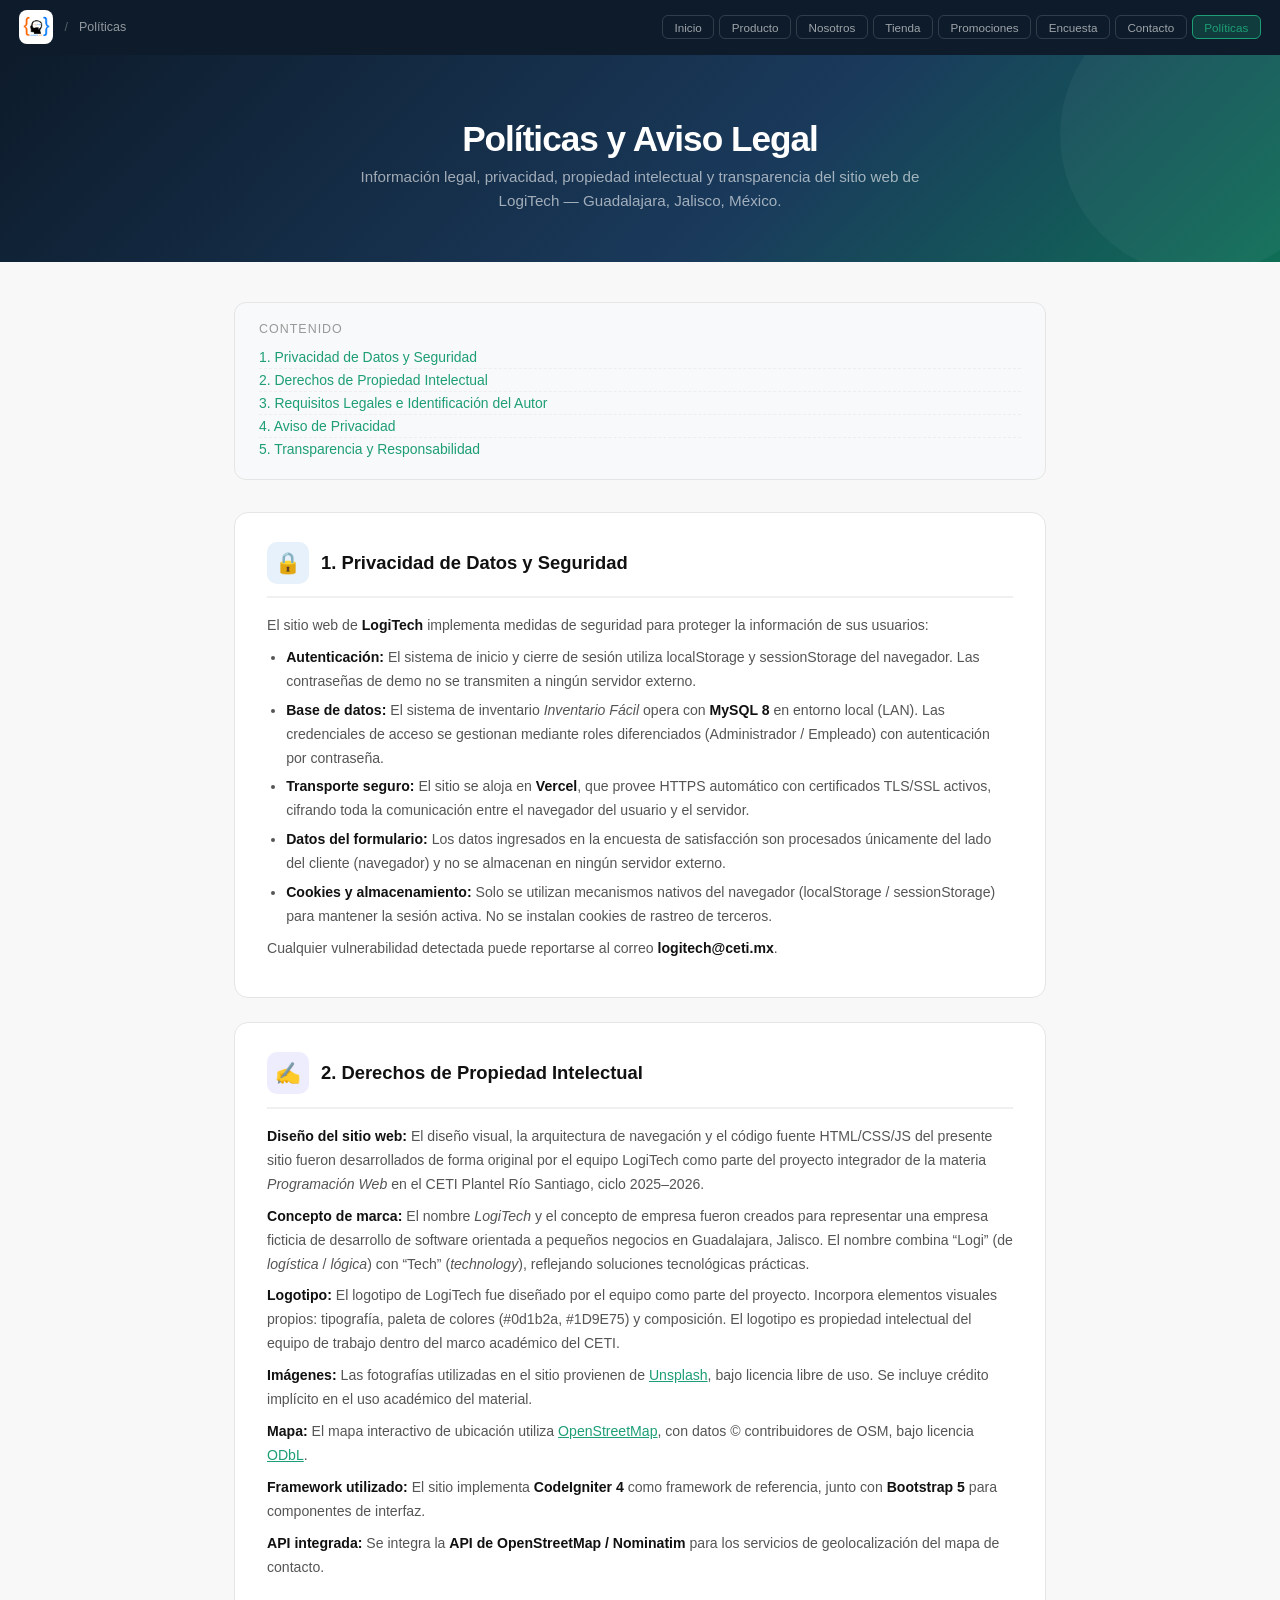
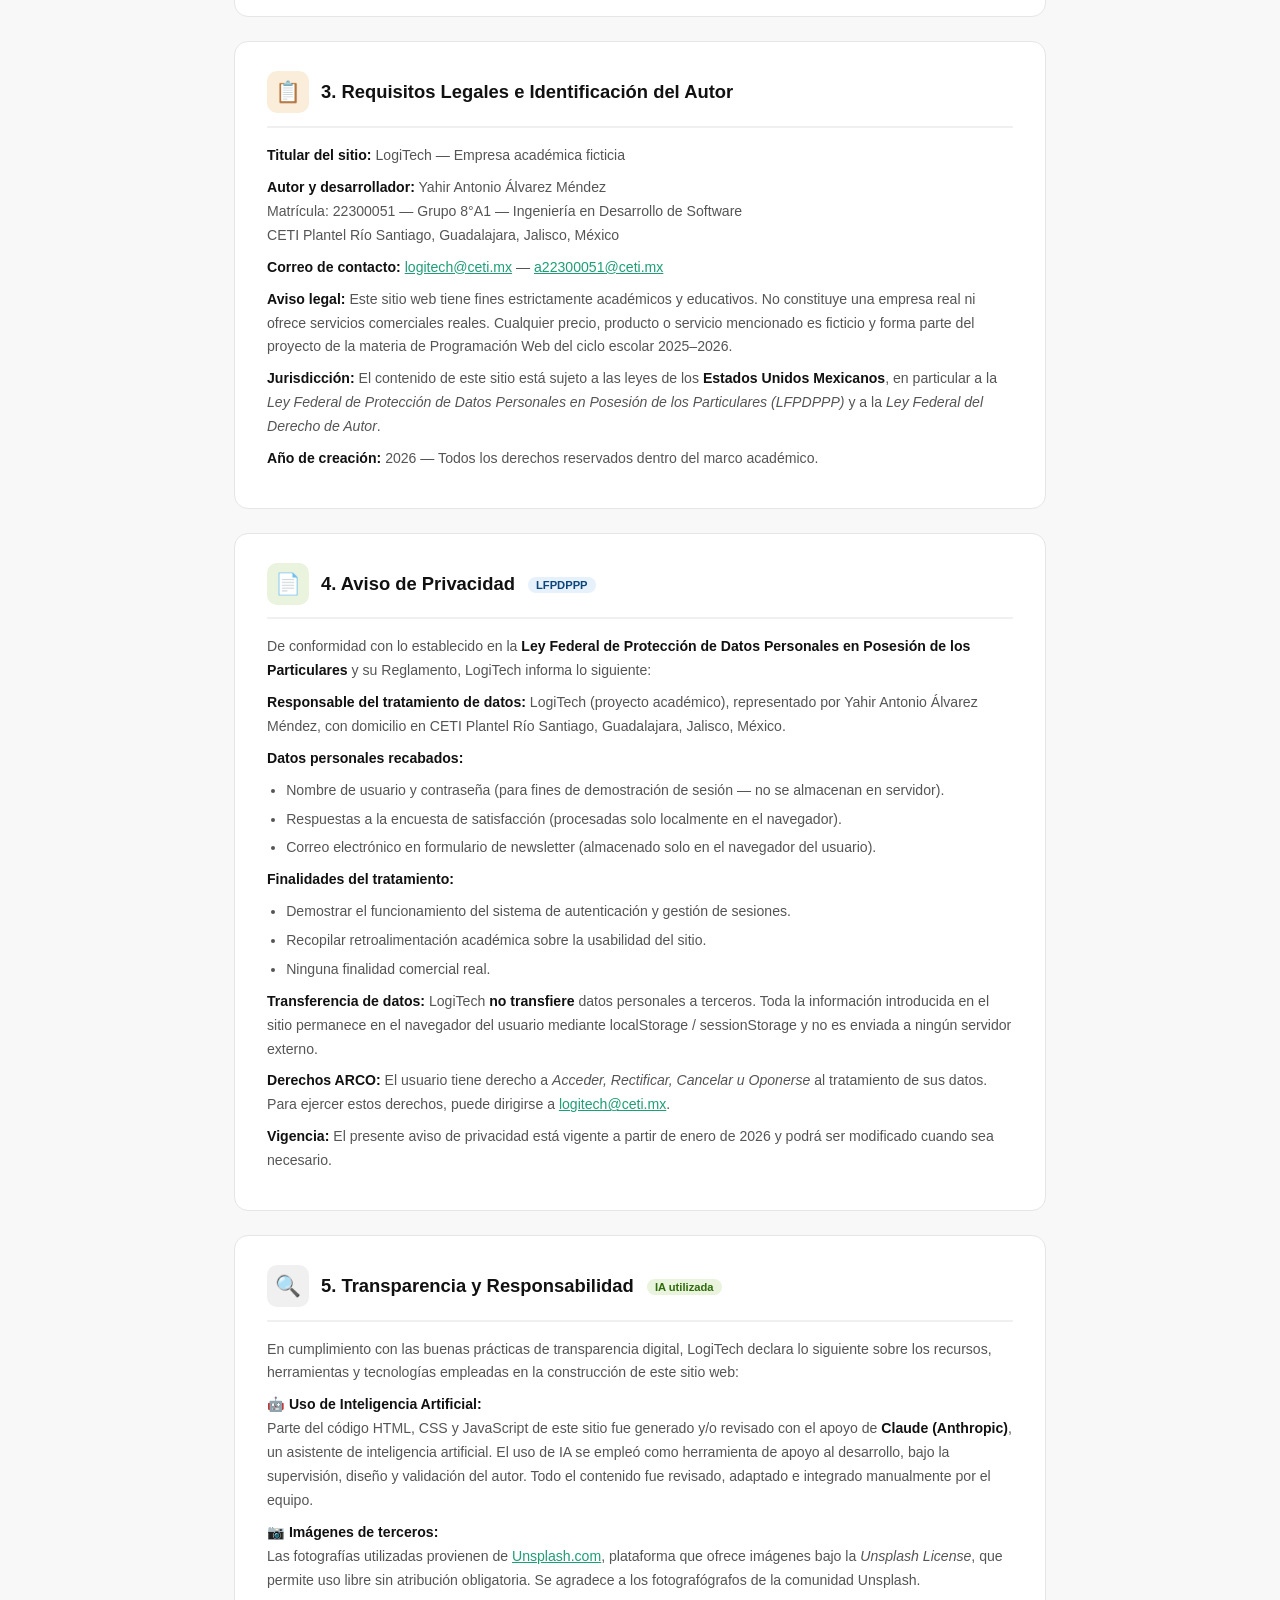
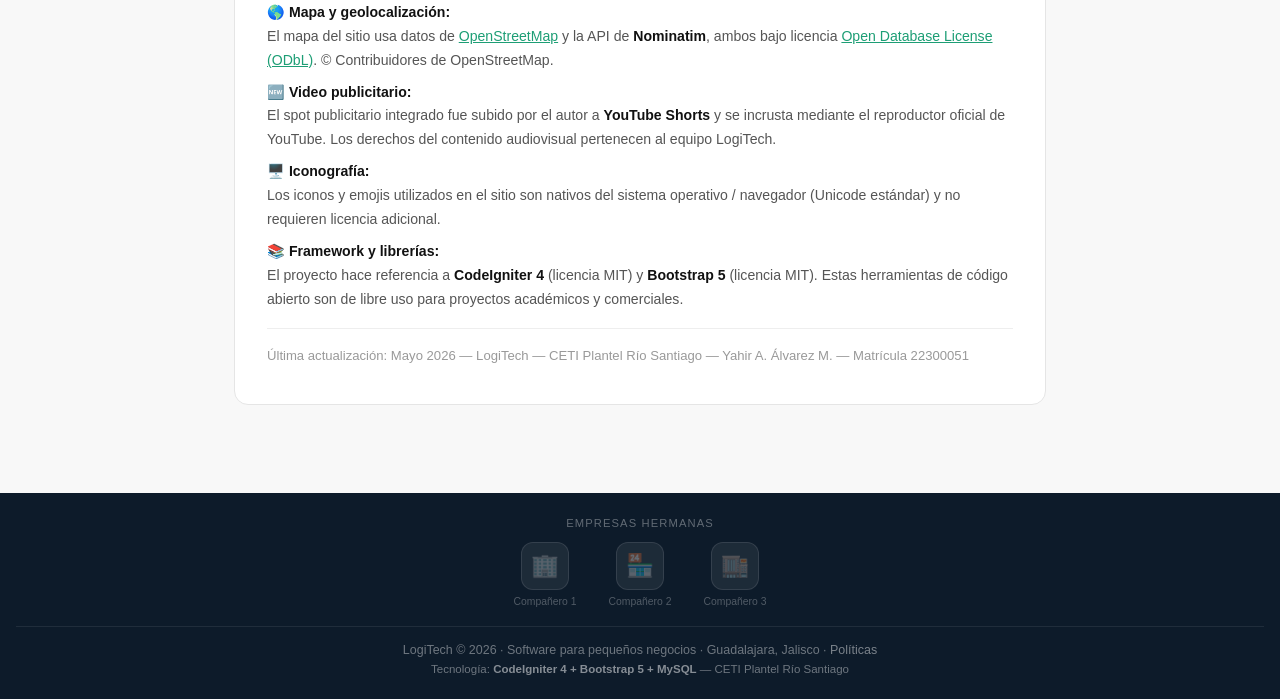
<file: politicas.html>
<!DOCTYPE html>
<html lang="es">
<head>
<meta charset="UTF-8">
<meta name="viewport" content="width=device-width, initial-scale=1.0">
<title>Políticas y Aviso Legal &mdash; LogiTech</title>
<link rel="stylesheet" href="shared.css">
<style>
body{animation:fadeIn .3s ease}
.pol-hero{background:linear-gradient(135deg,#0d1b2a 0%,#1a3a5c 60%,#0F6E56 100%);padding:4rem 2rem 3rem;text-align:center;color:#fff;position:relative;overflow:hidden}
.pol-hero::before{content:'';position:absolute;top:-60px;right:-60px;width:280px;height:280px;border-radius:50%;background:rgba(255,255,255,0.04)}
.pol-hero h1{font-size:2.2rem;font-weight:700;margin-bottom:.4rem;letter-spacing:-1px;position:relative;z-index:1}
.pol-hero .sub{font-size:.95rem;color:rgba(255,255,255,0.6);max-width:560px;margin:0 auto;line-height:1.6;position:relative;z-index:1}
.pol-wrap{max-width:860px;margin:0 auto;padding:2.5rem 1.5rem 4rem}
.pol-section{background:#fff;border:1px solid #e5e5e5;border-radius:14px;padding:1.8rem 2rem;margin-bottom:1.5rem;transition:box-shadow .2s}
.pol-section:hover{box-shadow:0 4px 18px rgba(0,0,0,0.07)}
.pol-section-header{display:flex;align-items:center;gap:12px;margin-bottom:1rem;padding-bottom:.8rem;border-bottom:2px solid #f0f0f0}
.pol-icon{width:42px;height:42px;border-radius:10px;display:flex;align-items:center;justify-content:center;font-size:1.3rem;flex-shrink:0}
.pol-section h2{font-size:1.15rem;font-weight:700;color:#111;margin:0}
.pol-section p,.pol-section li{font-size:.88rem;color:#555;line-height:1.7;margin-bottom:.5rem}
.pol-section ul{padding-left:1.2rem;margin:.5rem 0}
.pol-section li{margin-bottom:.3rem}
.pol-section strong{color:#111}
.badge-ai{display:inline-block;background:#EAF3DE;color:#2E6B0A;font-size:.7rem;font-weight:700;padding:2px 8px;border-radius:20px;margin-left:8px;vertical-align:middle}
.badge-ley{display:inline-block;background:#E6F1FB;color:#0C447C;font-size:.7rem;font-weight:700;padding:2px 8px;border-radius:20px;margin-left:8px;vertical-align:middle}
.toc{background:#F8F9FA;border-radius:12px;padding:1.2rem 1.5rem;margin-bottom:2rem;border:1px solid #e5e5e5}
.toc p{font-size:.78rem;text-transform:uppercase;letter-spacing:.08em;color:#999;margin-bottom:.6rem}
.toc a{display:block;font-size:.87rem;color:#1D9E75;text-decoration:none;padding:3px 0;border-bottom:1px dashed #eee}
.toc a:last-child{border-bottom:none}
.toc a:hover{color:#0F6E56}
.credit-box{background:linear-gradient(135deg,#0d1b2a,#1a3a5c);color:#fff;border-radius:14px;padding:1.5rem 2rem;margin-top:1.5rem}
.credit-box h3{font-size:1rem;font-weight:700;margin-bottom:.6rem;color:#fff}
.credit-box p{font-size:.85rem;color:rgba(255,255,255,0.65);line-height:1.7;margin-bottom:.4rem}
.credit-box a{color:#1D9E75}
</style>
</head>
<body>
<nav class="back-bar">
  <a href="home.html" style="display:flex;align-items:center"><img src="[data-uri]" class="nav-logo" alt="LogiTech"></a>
  <span class="sep">/</span><span class="crumb">Pol&iacute;ticas</span>
  <button class="nav-hamburger" aria-label="Men&uacute;">&#9776;</button>
  <div class="bar-nav">
    <a class="bar-nav-btn" href="home.html">Inicio</a>
    <a class="bar-nav-btn" href="producto.html">Producto</a>
    <a class="bar-nav-btn" href="nosotros.html">Nosotros</a>
    <a class="bar-nav-btn" href="tienda.html">Tienda</a>
    <a class="bar-nav-btn" href="promociones.html">Promociones</a>
    <a class="bar-nav-btn" href="encuesta.html">Encuesta</a>
    <a class="bar-nav-btn" href="contacto.html">Contacto</a>
    <a class="bar-nav-btn active-page" href="politicas.html">Pol&iacute;ticas</a>
  </div>
</nav>

<div class="pol-hero">
  <h1>Pol&iacute;ticas y Aviso Legal</h1>
  <p class="sub">Informaci&oacute;n legal, privacidad, propiedad intelectual y transparencia del sitio web de LogiTech &mdash; Guadalajara, Jalisco, M&eacute;xico.</p>
</div>

<div class="pol-wrap">

  <!-- Índice -->
  <div class="toc">
    <p>Contenido</p>
    <a href="#privacidad">1. Privacidad de Datos y Seguridad</a>
    <a href="#propiedad">2. Derechos de Propiedad Intelectual</a>
    <a href="#legal">3. Requisitos Legales e Identificaci&oacute;n del Autor</a>
    <a href="#aviso">4. Aviso de Privacidad</a>
    <a href="#transparencia">5. Transparencia y Responsabilidad</a>
  </div>

  <!-- 1. Privacidad de datos -->
  <div class="pol-section" id="privacidad">
    <div class="pol-section-header">
      <div class="pol-icon" style="background:#E6F1FB;color:#185FA5">&#128274;</div>
      <h2>1. Privacidad de Datos y Seguridad</h2>
    </div>
    <p>El sitio web de <strong>LogiTech</strong> implementa medidas de seguridad para proteger la informaci&oacute;n de sus usuarios:</p>
    <ul>
      <li><strong>Autenticaci&oacute;n:</strong> El sistema de inicio y cierre de sesi&oacute;n utiliza <code>localStorage</code> y <code>sessionStorage</code> del navegador. Las contrase&ntilde;as de demo no se transmiten a ning&uacute;n servidor externo.</li>
      <li><strong>Base de datos:</strong> El sistema de inventario <em>Inventario F&aacute;cil</em> opera con <strong>MySQL 8</strong> en entorno local (LAN). Las credenciales de acceso se gestionan mediante roles diferenciados (Administrador / Empleado) con autenticaci&oacute;n por contrase&ntilde;a.</li>
      <li><strong>Transporte seguro:</strong> El sitio se aloja en <strong>Vercel</strong>, que provee HTTPS autom&aacute;tico con certificados TLS/SSL activos, cifrando toda la comunicaci&oacute;n entre el navegador del usuario y el servidor.</li>
      <li><strong>Datos del formulario:</strong> Los datos ingresados en la encuesta de satisfacci&oacute;n son procesados &uacute;nicamente del lado del cliente (navegador) y no se almacenan en ning&uacute;n servidor externo.</li>
      <li><strong>Cookies y almacenamiento:</strong> Solo se utilizan mecanismos nativos del navegador (<code>localStorage</code> / <code>sessionStorage</code>) para mantener la sesi&oacute;n activa. No se instalan cookies de rastreo de terceros.</li>
    </ul>
    <p>Cualquier vulnerabilidad detectada puede reportarse al correo <strong>logitech@ceti.mx</strong>.</p>
  </div>

  <!-- 2. Propiedad intelectual -->
  <div class="pol-section" id="propiedad">
    <div class="pol-section-header">
      <div class="pol-icon" style="background:#EEEDFE;color:#534AB7">&#9997;&#65039;</div>
      <h2>2. Derechos de Propiedad Intelectual</h2>
    </div>
    <p><strong>Dise&ntilde;o del sitio web:</strong> El dise&ntilde;o visual, la arquitectura de navegaci&oacute;n y el c&oacute;digo fuente HTML/CSS/JS del presente sitio fueron desarrollados de forma original por el equipo LogiTech como parte del proyecto integrador de la materia <em>Programaci&oacute;n Web</em> en el CETI Plantel R&iacute;o Santiago, ciclo 2025&ndash;2026.</p>
    <p><strong>Concepto de marca:</strong> El nombre <em>LogiTech</em> y el concepto de empresa fueron creados para representar una empresa ficticia de desarrollo de software orientada a peque&ntilde;os negocios en Guadalajara, Jalisco. El nombre combina &ldquo;Logi&rdquo; (de <em>log&iacute;stica</em> / <em>l&oacute;gica</em>) con &ldquo;Tech&rdquo; (<em>technology</em>), reflejando soluciones tecnol&oacute;gicas pr&aacute;cticas.</p>
    <p><strong>Logotipo:</strong> El logotipo de LogiTech fue dise&ntilde;ado por el equipo como parte del proyecto. Incorpora elementos visuales propios: tipograf&iacute;a, paleta de colores (#0d1b2a, #1D9E75) y composici&oacute;n. El logotipo es propiedad intelectual del equipo de trabajo dentro del marco acad&eacute;mico del CETI.</p>
    <p><strong>Im&aacute;genes:</strong> Las fotograf&iacute;as utilizadas en el sitio provienen de <a href="https://unsplash.com" target="_blank" style="color:#1D9E75">Unsplash</a>, bajo licencia libre de uso. Se incluye cr&eacute;dito impl&iacute;cito en el uso acad&eacute;mico del material.</p>
    <p><strong>Mapa:</strong> El mapa interactivo de ubicaci&oacute;n utiliza <a href="https://www.openstreetmap.org" target="_blank" style="color:#1D9E75">OpenStreetMap</a>, con datos &copy; contribuidores de OSM, bajo licencia <a href="https://opendatacommons.org/licenses/odbl/" target="_blank" style="color:#1D9E75">ODbL</a>.</p>
    <p><strong>Framework utilizado:</strong> El sitio implementa <strong>CodeIgniter 4</strong> como framework de referencia, junto con <strong>Bootstrap 5</strong> para componentes de interfaz.</p>
    <p><strong>API integrada:</strong> Se integra la <strong>API de OpenStreetMap / Nominatim</strong> para los servicios de geolocalización del mapa de contacto.</p>
  </div>

  <!-- 3. Requisitos Legales -->
  <div class="pol-section" id="legal">
    <div class="pol-section-header">
      <div class="pol-icon" style="background:#FAEEDA;color:#854F0B">&#128203;</div>
      <h2>3. Requisitos Legales e Identificaci&oacute;n del Autor</h2>
    </div>
    <p><strong>Titular del sitio:</strong> LogiTech &mdash; Empresa acad&eacute;mica ficticia</p>
    <p><strong>Autor y desarrollador:</strong> Yahir Antonio &Aacute;lvarez M&eacute;ndez<br>
    Matr&iacute;cula: 22300051 &mdash; Grupo 8&deg;A1 &mdash; Ingenier&iacute;a en Desarrollo de Software<br>
    CETI Plantel R&iacute;o Santiago, Guadalajara, Jalisco, M&eacute;xico</p>
    <p><strong>Correo de contacto:</strong> <a href="mailto:logitech@ceti.mx" style="color:#1D9E75">logitech@ceti.mx</a> &mdash; <a href="mailto:a22300051@ceti.mx" style="color:#1D9E75">a22300051@ceti.mx</a></p>
    <p><strong>Aviso legal:</strong> Este sitio web tiene fines estrictamente acad&eacute;micos y educativos. No constituye una empresa real ni ofrece servicios comerciales reales. Cualquier precio, producto o servicio mencionado es ficticio y forma parte del proyecto de la materia de Programaci&oacute;n Web del ciclo escolar 2025&ndash;2026.</p>
    <p><strong>Jurisdicci&oacute;n:</strong> El contenido de este sitio est&aacute; sujeto a las leyes de los <strong>Estados Unidos Mexicanos</strong>, en particular a la <em>Ley Federal de Protecci&oacute;n de Datos Personales en Posesi&oacute;n de los Particulares (LFPDPPP)</em> y a la <em>Ley Federal del Derecho de Autor</em>.</p>
    <p><strong>A&ntilde;o de creaci&oacute;n:</strong> 2026 &mdash; Todos los derechos reservados dentro del marco acad&eacute;mico.</p>
  </div>

  <!-- 4. Aviso de privacidad -->
  <div class="pol-section" id="aviso">
    <div class="pol-section-header">
      <div class="pol-icon" style="background:#EAF3DE;color:#3B6D11">&#128196;</div>
      <h2>4. Aviso de Privacidad <span class="badge-ley">LFPDPPP</span></h2>
    </div>
    <p>De conformidad con lo establecido en la <strong>Ley Federal de Protecci&oacute;n de Datos Personales en Posesi&oacute;n de los Particulares</strong> y su Reglamento, LogiTech informa lo siguiente:</p>
    <p><strong>Responsable del tratamiento de datos:</strong> LogiTech (proyecto acad&eacute;mico), representado por Yahir Antonio &Aacute;lvarez M&eacute;ndez, con domicilio en CETI Plantel R&iacute;o Santiago, Guadalajara, Jalisco, M&eacute;xico.</p>
    <p><strong>Datos personales recabados:</strong></p>
    <ul>
      <li>Nombre de usuario y contrase&ntilde;a (para fines de demostraci&oacute;n de sesi&oacute;n &mdash; no se almacenan en servidor).</li>
      <li>Respuestas a la encuesta de satisfacci&oacute;n (procesadas solo localmente en el navegador).</li>
      <li>Correo electr&oacute;nico en formulario de newsletter (almacenado solo en el navegador del usuario).</li>
    </ul>
    <p><strong>Finalidades del tratamiento:</strong></p>
    <ul>
      <li>Demostrar el funcionamiento del sistema de autenticaci&oacute;n y gesti&oacute;n de sesiones.</li>
      <li>Recopilar retroalimentaci&oacute;n acad&eacute;mica sobre la usabilidad del sitio.</li>
      <li>Ninguna finalidad comercial real.</li>
    </ul>
    <p><strong>Transferencia de datos:</strong> LogiTech <strong>no transfiere</strong> datos personales a terceros. Toda la informaci&oacute;n introducida en el sitio permanece en el navegador del usuario mediante <code>localStorage</code> / <code>sessionStorage</code> y no es enviada a ning&uacute;n servidor externo.</p>
    <p><strong>Derechos ARCO:</strong> El usuario tiene derecho a <em>Acceder, Rectificar, Cancelar u Oponerse</em> al tratamiento de sus datos. Para ejercer estos derechos, puede dirigirse a <a href="mailto:logitech@ceti.mx" style="color:#1D9E75">logitech@ceti.mx</a>.</p>
    <p><strong>Vigencia:</strong> El presente aviso de privacidad est&aacute; vigente a partir de enero de 2026 y podr&aacute; ser modificado cuando sea necesario.</p>
  </div>

  <!-- 5. Transparencia -->
  <div class="pol-section" id="transparencia">
    <div class="pol-section-header">
      <div class="pol-icon" style="background:#F0F0F0;color:#444">&#128269;</div>
      <h2>5. Transparencia y Responsabilidad <span class="badge-ai">IA utilizada</span></h2>
    </div>
    <p>En cumplimiento con las buenas pr&aacute;cticas de transparencia digital, LogiTech declara lo siguiente sobre los recursos, herramientas y tecnolog&iacute;as empleadas en la construcci&oacute;n de este sitio web:</p>

    <p><strong>&#129302; Uso de Inteligencia Artificial:</strong><br>
    Parte del c&oacute;digo HTML, CSS y JavaScript de este sitio fue generado y/o revisado con el apoyo de <strong>Claude (Anthropic)</strong>, un asistente de inteligencia artificial. El uso de IA se emple&oacute; como herramienta de apoyo al desarrollo, bajo la supervisi&oacute;n, dise&ntilde;o y validaci&oacute;n del autor. Todo el contenido fue revisado, adaptado e integrado manualmente por el equipo.</p>

    <p><strong>&#128247; Im&aacute;genes de terceros:</strong><br>
    Las fotograf&iacute;as utilizadas provienen de <a href="https://unsplash.com" target="_blank" style="color:#1D9E75">Unsplash.com</a>, plataforma que ofrece im&aacute;genes bajo la <em>Unsplash License</em>, que permite uso libre sin atribuci&oacute;n obligatoria. Se agradece a los fotograf&oacute;grafos de la comunidad Unsplash.</p>

    <p><strong>&#127758; Mapa y geolocalización:</strong><br>
    El mapa del sitio usa datos de <a href="https://www.openstreetmap.org" target="_blank" style="color:#1D9E75">OpenStreetMap</a> y la API de <strong>Nominatim</strong>, ambos bajo licencia <a href="https://opendatacommons.org/licenses/odbl/" target="_blank" style="color:#1D9E75">Open Database License (ODbL)</a>. &copy; Contribuidores de OpenStreetMap.</p>

    <p><strong>&#127381; Video publicitario:</strong><br>
    El spot publicitario integrado fue subido por el autor a <strong>YouTube Shorts</strong> y se incrusta mediante el reproductor oficial de YouTube. Los derechos del contenido audiovisual pertenecen al equipo LogiTech.</p>

    <p><strong>&#128421;&#65039; Iconograf&iacute;a:</strong><br>
    Los iconos y emojis utilizados en el sitio son nativos del sistema operativo / navegador (Unicode estándar) y no requieren licencia adicional.</p>

    <p><strong>&#128218; Framework y librer&iacute;as:</strong><br>
    El proyecto hace referencia a <strong>CodeIgniter 4</strong> (licencia MIT) y <strong>Bootstrap 5</strong> (licencia MIT). Estas herramientas de c&oacute;digo abierto son de libre uso para proyectos acad&eacute;micos y comerciales.</p>

    <p style="margin-top:1rem;padding-top:1rem;border-top:1px solid #eee;font-size:.82rem;color:#999">
    &Uacute;ltima actualizaci&oacute;n: Mayo 2026 &mdash; LogiTech &mdash; CETI Plantel R&iacute;o Santiago &mdash; Yahir A. &Aacute;lvarez M. &mdash; Matr&iacute;cula 22300051
    </p>
  </div>

</div>

<footer class="site-footer">
  <div style="margin-bottom:1.2rem">
    <p style="font-size:.7rem;text-transform:uppercase;letter-spacing:.1em;color:rgba(255,255,255,0.35);margin-bottom:.8rem">Empresas hermanas</p>
    <div style="display:flex;justify-content:center;gap:2rem;flex-wrap:wrap;align-items:center">
      <a href="#" title="Empresa compañero 1" style="display:flex;flex-direction:column;align-items:center;gap:6px;text-decoration:none;opacity:.7;transition:opacity .2s" onmouseover="this.style.opacity=1" onmouseout="this.style.opacity=.7">
        <div style="width:48px;height:48px;background:rgba(255,255,255,0.1);border-radius:12px;display:flex;align-items:center;justify-content:center;font-size:1.4rem;border:1px solid rgba(255,255,255,0.15)">🏢</div>
        <span style="font-size:.65rem;color:rgba(255,255,255,0.4)">Compañero 1</span>
      </a>
      <a href="#" title="Empresa compañero 2" style="display:flex;flex-direction:column;align-items:center;gap:6px;text-decoration:none;opacity:.7;transition:opacity .2s" onmouseover="this.style.opacity=1" onmouseout="this.style.opacity=.7">
        <div style="width:48px;height:48px;background:rgba(255,255,255,0.1);border-radius:12px;display:flex;align-items:center;justify-content:center;font-size:1.4rem;border:1px solid rgba(255,255,255,0.15)">🏪</div>
        <span style="font-size:.65rem;color:rgba(255,255,255,0.4)">Compañero 2</span>
      </a>
      <a href="#" title="Empresa compañero 3" style="display:flex;flex-direction:column;align-items:center;gap:6px;text-decoration:none;opacity:.7;transition:opacity .2s" onmouseover="this.style.opacity=1" onmouseout="this.style.opacity=.7">
        <div style="width:48px;height:48px;background:rgba(255,255,255,0.1);border-radius:12px;display:flex;align-items:center;justify-content:center;font-size:1.4rem;border:1px solid rgba(255,255,255,0.15)">🏬</div>
        <span style="font-size:.65rem;color:rgba(255,255,255,0.4)">Compañero 3</span>
      </a>
    </div>
  </div>
  <hr style="border:none;border-top:1px solid rgba(255,255,255,0.08);margin-bottom:1rem">
  <div>LogiTech &copy; 2026 &middot; Software para peque&ntilde;os negocios &middot; Guadalajara, Jalisco &middot; <a href="politicas.html">Pol&iacute;ticas</a></div>
  <div style="margin-top:.4rem;font-size:.72rem">Tecnolog&iacute;a: <strong style="color:rgba(255,255,255,0.5)">CodeIgniter 4 + Bootstrap 5 + MySQL</strong> &mdash; CETI Plantel R&iacute;o Santiago</div>
</footer>
<script src="shared.js"></script>
<script>injectUserNav();</script>
</body>
</html>
</file>
<file: shared.css>
/* ============================================================
   LOGITECH — SHARED CSS CON DISEÑO RESPONSIVO (Bootstrap 5)
   ============================================================ */

*{box-sizing:border-box;margin:0;padding:0;font-family:'Segoe UI',Arial,sans-serif}

:root{
  --teal:#0F6E56;--teal-light:#E1F5EE;
  --blue:#185FA5;--blue-light:#E6F1FB;
  --amber:#854F0B;--amber-light:#FAEEDA;
  --coral:#993C1D;--coral-light:#FAECE7;
  --purple:#534AB7;--purple-light:#EEEDFE;
  --green:#3B6D11;--green-light:#EAF3DE;
  --orange:#D85A30;--orange-light:#FCEEE8;
  --gray:#444;--border:#e5e5e5;--bg:#f8f8f8;
  --dark:#0d1b2a;
}

body{background:var(--bg);color:#222;min-height:100vh}
@keyframes fadeIn{from{opacity:0;transform:translateY(8px)}to{opacity:1;transform:translateY(0)}}

/* ============================================================
   NAV BAR
   ============================================================ */
.back-bar{
  background:var(--dark);
  padding:.65rem 1.2rem;
  display:flex;
  align-items:center;
  gap:.7rem;
  position:sticky;
  top:0;
  z-index:100;
  flex-wrap:wrap;
}
.nav-logo{height:34px;width:34px;object-fit:contain;border-radius:8px;background:#fff;padding:2px;flex-shrink:0}
.back-btn{background:none;border:none;color:rgba(255,255,255,0.65);font-size:.82rem;cursor:pointer;display:flex;align-items:center;gap:5px;padding:.28rem .55rem;border-radius:6px;transition:background .15s}
.back-btn:hover{background:rgba(255,255,255,0.08);color:#fff}
.back-bar .sep{color:rgba(255,255,255,0.3);font-size:.78rem}
.back-bar .crumb{color:rgba(255,255,255,0.55);font-size:.78rem;white-space:nowrap}

/* Botón hamburguesa */
.nav-hamburger{
  margin-left:auto;
  background:none;
  border:1px solid rgba(255,255,255,0.2);
  color:rgba(255,255,255,0.7);
  padding:.3rem .65rem;
  border-radius:6px;
  cursor:pointer;
  font-size:1.15rem;
  display:none;
  align-items:center;
  justify-content:center;
  transition:background .15s;
}
.nav-hamburger:hover{background:rgba(255,255,255,0.1);color:#fff}

/* Menú nav */
.bar-nav{
  margin-left:auto;
  display:flex;
  gap:5px;
  align-items:center;
  flex-wrap:wrap;
}
.bar-nav-btn{
  background:none;
  border:1px solid rgba(255,255,255,0.15);
  color:rgba(255,255,255,0.6);
  font-size:.73rem;
  cursor:pointer;
  padding:.28rem .72rem;
  border-radius:6px;
  transition:all .15s;
  text-decoration:none;
  display:inline-block;
  white-space:nowrap;
}
.bar-nav-btn:hover{background:rgba(255,255,255,0.1);color:#fff;border-color:rgba(255,255,255,0.3)}
.bar-nav-btn.active-page{background:rgba(29,158,117,0.25);color:#1D9E75;border-color:#1D9E75}
.logout-btn{border-color:rgba(153,60,29,0.5)!important;color:rgba(255,160,130,0.9)!important}

/* ============================================================
   HERO BTN
   ============================================================ */
.hero-cta{display:inline-flex;align-items:center;gap:8px;padding:.8rem 1.7rem;background:#1D9E75;color:#fff;border:none;border-radius:10px;font-size:.95rem;font-weight:600;cursor:pointer;text-decoration:none;transition:background .2s}
.hero-cta:hover{background:#0F6E56}
.hero-cta-sec{display:inline-flex;align-items:center;gap:8px;padding:.8rem 1.7rem;background:rgba(255,255,255,0.1);color:#fff;border:1px solid rgba(255,255,255,0.2);border-radius:10px;font-size:.95rem;font-weight:600;cursor:pointer;text-decoration:none;transition:all .2s}
.hero-cta-sec:hover{background:rgba(255,255,255,0.18)}
.hero-btns{display:flex;gap:12px;justify-content:center;flex-wrap:wrap}

/* ============================================================
   SHARED FOOTER
   ============================================================ */
.site-footer{background:#0d1b2a;color:rgba(255,255,255,0.4);text-align:center;padding:1.5rem 1rem;font-size:.78rem}
.site-footer a{color:rgba(255,255,255,0.45);text-decoration:none}
.site-footer a:hover{color:#1D9E75}
.site-footer .footer-logo{height:30px;margin-bottom:.6rem;opacity:.7}

/* ============================================================
   CART SIDEBAR
   ============================================================ */
.cart-toggle{position:fixed;bottom:1.5rem;right:1.5rem;width:50px;height:50px;background:#0d1b2a;color:#fff;border:none;border-radius:50%;font-size:1.25rem;cursor:pointer;display:flex;align-items:center;justify-content:center;box-shadow:0 4px 16px rgba(0,0,0,0.25);z-index:200;transition:background .15s}
.cart-toggle:hover{background:#1D9E75}
.cart-badge{position:absolute;top:-4px;right:-4px;width:20px;height:20px;background:#D85A30;border-radius:50%;font-size:.65rem;font-weight:700;display:flex;align-items:center;justify-content:center;border:2px solid #fff}
.cart-drawer{position:fixed;right:-400px;top:0;bottom:0;width:min(360px,100vw);background:#fff;box-shadow:-4px 0 24px rgba(0,0,0,0.15);z-index:300;transition:right .3s ease;display:flex;flex-direction:column}
.cart-drawer.open{right:0}
.cart-head{background:#0d1b2a;color:#fff;padding:1.2rem 1.4rem;display:flex;align-items:center;justify-content:space-between}
.cart-head h3{font-size:1rem;font-weight:700}
.cart-close{background:none;border:none;color:rgba(255,255,255,0.6);font-size:1.3rem;cursor:pointer}
.cart-close:hover{color:#fff}
.cart-items{flex:1;overflow-y:auto;padding:1rem}
.cart-empty{display:flex;flex-direction:column;align-items:center;justify-content:center;height:100%;color:#bbb;gap:.5rem;font-size:.9rem}
.cart-item{display:flex;gap:10px;padding:.8rem 0;border-bottom:1px solid var(--border)}
.cart-item-icon{width:44px;height:44px;border-radius:10px;display:flex;align-items:center;justify-content:center;font-size:1.4rem;flex-shrink:0}
.cart-item-info{flex:1}
.cart-item-info h4{font-size:.85rem;font-weight:600;color:#111;margin-bottom:.1rem}
.cart-item-info .ci-price{font-size:.82rem;color:#1D9E75;font-weight:600}
.cart-item-qty{display:flex;align-items:center;gap:6px;margin-top:4px}
.qty-btn{width:22px;height:22px;border-radius:6px;border:1px solid var(--border);background:#fff;cursor:pointer;font-size:.8rem;display:flex;align-items:center;justify-content:center;font-weight:700;line-height:1}
.qty-btn:hover{background:#f0f0f0}
.qty-num{font-size:.82rem;font-weight:600;color:#111;min-width:16px;text-align:center}
.cart-remove{color:#ccc;cursor:pointer;font-size:.9rem;margin-left:auto;align-self:flex-start;margin-top:2px}
.cart-remove:hover{color:#993C1D}
.cart-foot{padding:1.2rem;border-top:1px solid var(--border)}
.cart-total{display:flex;justify-content:space-between;align-items:center;margin-bottom:1rem}
.cart-total span{font-size:.88rem;color:#666}
.cart-total strong{font-size:1.1rem;font-weight:700;color:#111}
.checkout-btn{width:100%;padding:.85rem;background:#1D9E75;color:#fff;border:none;border-radius:10px;font-size:.95rem;font-weight:600;cursor:pointer;transition:background .2s;font-family:inherit}
.checkout-btn:hover{background:#0F6E56}
.cart-overlay{display:none;position:fixed;inset:0;background:rgba(0,0,0,0.4);z-index:250}
.cart-overlay.open{display:block}

/* ============================================================
   PRODUCT MODAL
   ============================================================ */
.prod-modal{display:none;position:fixed;inset:0;z-index:400;align-items:center;justify-content:center;padding:1rem}
.prod-modal.open{display:flex}
.prod-modal-bg{position:absolute;inset:0;background:rgba(0,0,0,0.6)}
.prod-modal-box{background:#fff;border-radius:16px;max-width:500px;width:100%;position:relative;z-index:1;overflow:hidden;max-height:90vh;overflow-y:auto}
.prod-modal-thumb{height:140px;display:flex;align-items:center;justify-content:center;font-size:3.2rem}
.prod-modal-body{padding:1.3rem}
.prod-modal-body h2{font-size:1.15rem;font-weight:700;color:#111;margin-bottom:.3rem}
.prod-modal-body .pm-cat{font-size:.72rem;text-transform:uppercase;letter-spacing:.08em;color:#999;margin-bottom:.6rem}
.prod-modal-body .pm-desc{font-size:.87rem;color:#555;line-height:1.6;margin-bottom:1rem}
.prod-modal-features{display:flex;flex-direction:column;gap:5px;margin-bottom:1.2rem}
.pm-feat{font-size:.8rem;color:#444;display:flex;align-items:flex-start;gap:8px}
.pm-feat::before{content:"✓";color:#1D9E75;font-weight:700;flex-shrink:0}
.prod-modal-foot{display:flex;align-items:center;justify-content:space-between;padding:1rem 1.3rem;border-top:1px solid var(--border);background:#fafafa}
.pm-price{font-size:1.2rem;font-weight:700;color:#111}
.pm-add-btn{padding:.65rem 1.3rem;background:#1D9E75;color:#fff;border:none;border-radius:10px;font-size:.88rem;font-weight:600;cursor:pointer;transition:background .2s;font-family:inherit}
.pm-add-btn:hover{background:#0F6E56}
.modal-close{position:absolute;top:.8rem;right:1rem;background:rgba(0,0,0,0.1);border:none;width:28px;height:28px;border-radius:50%;font-size:1rem;cursor:pointer;display:flex;align-items:center;justify-content:center;color:#555}
.modal-close:hover{background:rgba(0,0,0,0.2)}
.checkout-modal{display:none;position:fixed;inset:0;z-index:500;align-items:center;justify-content:center;padding:1rem}
.checkout-modal.open{display:flex}
.checkout-modal-bg{position:absolute;inset:0;background:rgba(0,0,0,0.6)}
.checkout-box{background:#fff;border-radius:16px;max-width:420px;width:100%;position:relative;z-index:1;padding:2rem;text-align:center}
.checkout-box .ck-icon{font-size:3rem;margin-bottom:1rem}
.checkout-box h2{font-size:1.3rem;font-weight:700;color:#111;margin-bottom:.5rem}
.checkout-box p{font-size:.88rem;color:#666;line-height:1.5;margin-bottom:1.5rem}
.checkout-box button{padding:.75rem 2rem;background:#0d1b2a;color:#fff;border:none;border-radius:10px;font-size:.9rem;font-weight:600;cursor:pointer;font-family:inherit}

/* ============================================================
   STORE
   ============================================================ */
.store-hero{background:linear-gradient(135deg,#0d1b2a 0%,#D85A30 100%);padding:2.5rem 1.5rem 2rem;color:#fff;text-align:center;position:relative;overflow:hidden}
.store-hero-img{position:absolute;inset:0;object-fit:cover;width:100%;height:100%;opacity:.13;mix-blend-mode:luminosity}
.store-hero h1{font-size:clamp(1.5rem,4vw,2.2rem);font-weight:700;margin-bottom:.5rem;position:relative}
.store-hero p{font-size:.95rem;color:rgba(255,255,255,0.7);max-width:500px;margin:0 auto;position:relative}
.store-body{max-width:960px;margin:0 auto;padding:1.8rem 1rem}
.store-filters{display:flex;gap:7px;flex-wrap:wrap;margin-bottom:1.6rem;align-items:center}
.filter-btn{padding:.38rem .9rem;border-radius:20px;border:1px solid var(--border);background:#fff;font-size:.78rem;cursor:pointer;color:#555;transition:all .15s;font-family:inherit}
.filter-btn:hover,.filter-btn.active{background:#0d1b2a;color:#fff;border-color:#0d1b2a}
.store-grid{display:grid;grid-template-columns:repeat(auto-fill,minmax(220px,1fr));gap:16px;margin-bottom:2rem}
.prod-card{background:#fff;border:1px solid var(--border);border-radius:14px;overflow:hidden;transition:box-shadow .2s,transform .15s;cursor:pointer}
.prod-card:hover{box-shadow:0 8px 28px rgba(0,0,0,0.1);transform:translateY(-2px)}
.prod-card-thumb{height:130px;display:flex;align-items:center;justify-content:center;font-size:2.6rem;position:relative}
.prod-badge{position:absolute;top:10px;left:10px;font-size:.63rem;font-weight:700;padding:3px 8px;border-radius:8px;letter-spacing:.04em}
.prod-card-body{padding:.9rem 1rem}
.prod-card-body .cat{font-size:.66rem;text-transform:uppercase;letter-spacing:.08em;color:#999;margin-bottom:.3rem}
.prod-card-body h3{font-size:.92rem;font-weight:700;color:#111;margin-bottom:.22rem;line-height:1.3}
.prod-card-body p{font-size:.76rem;color:#666;line-height:1.4;margin-bottom:.7rem}
.prod-card-foot{display:flex;align-items:center;justify-content:space-between;padding:.65rem 1rem;border-top:1px solid var(--border);background:#fafafa}
.prod-price{font-size:1rem;font-weight:700;color:#111}
.prod-price .orig{font-size:.76rem;text-decoration:line-through;color:#aaa;margin-left:4px;font-weight:400}
.add-btn{padding:.38rem .85rem;background:#1D9E75;color:#fff;border:none;border-radius:8px;font-size:.76rem;font-weight:600;cursor:pointer;transition:background .15s;font-family:inherit}
.add-btn:hover{background:#0F6E56}

/* ============================================================
   SECTION UTILS
   ============================================================ */
.section-title{font-size:.67rem;text-transform:uppercase;letter-spacing:.1em;color:#999;border-bottom:1px solid var(--border);padding-bottom:.5rem;margin-bottom:1rem}
.badge{font-size:.7rem;font-weight:600;padding:3px 10px;border-radius:20px;letter-spacing:.04em}
.b-free{background:#1D9E75;color:#fff}
.b-java{background:#D85A30;color:#fff}
.b-v{background:rgba(0,0,0,0.15);color:#fff}
.b-es{background:rgba(255,255,255,0.15);color:#fff}
.badges{display:flex;gap:8px;flex-wrap:wrap}

/* ============================================================
   CONTACT SHARED
   ============================================================ */
.cform{display:flex;flex-direction:column;gap:12px}
.cform label{font-size:.74rem;font-weight:600;color:#666;text-transform:uppercase;letter-spacing:.06em;margin-bottom:3px;display:block}
.cform input,.cform textarea,.cform select{width:100%;padding:.68rem .85rem;border:1px solid var(--border);border-radius:8px;font-size:.87rem;color:#222;background:#fff;outline:none;transition:border-color .15s;font-family:inherit}
.cform input:focus,.cform textarea:focus,.cform select:focus{border-color:#1D9E75}
.cform textarea{min-height:100px;resize:vertical}
.cform-btn{padding:.78rem 1.4rem;background:#1D9E75;color:#fff;border:none;border-radius:9px;font-size:.9rem;font-weight:600;cursor:pointer;transition:background .2s}
.cform-btn:hover{background:#0F6E56}

/* ============================================================
   FAQ
   ============================================================ */
.faq-list{display:flex;flex-direction:column;gap:8px;margin-bottom:2rem}
.faq-item{background:#fff;border:1px solid var(--border);border-radius:10px;overflow:hidden}
.faq-q{display:flex;justify-content:space-between;align-items:center;padding:.78rem 1rem;cursor:pointer;font-size:.87rem;font-weight:600;color:#111;gap:12px;user-select:none}
.faq-q:hover{background:#fafafa}
.faq-icon{font-size:1rem;color:#888;flex-shrink:0;transition:transform .2s}
.faq-a{font-size:.82rem;color:#555;line-height:1.6;padding:0 1rem .85rem;display:none}
.faq-item.open .faq-a{display:block}
.faq-item.open .faq-icon{transform:rotate(45deg)}

/* ============================================================
   IMAGE BANNER
   ============================================================ */
.img-banner{width:100%;height:220px;object-fit:cover;display:block}
.img-banner-sm{width:100%;height:160px;object-fit:cover;border-radius:12px;display:block}

/* ============================================================
   RESPONSIVE — MOBILE FIRST
   ============================================================ */

/* Pantallas pequeñas (< 640px) */
@media(max-width:639px){

  /* Nav: hamburguesa visible, menú oculto por default */
  .nav-hamburger{display:flex}
  .bar-nav{
    display:none;
    width:100%;
    flex-direction:column;
    align-items:flex-start;
    gap:4px;
    padding:.5rem 0 .25rem;
    order:3;
  }
  .bar-nav.mobile-open{display:flex}
  .bar-nav-btn{width:100%;text-align:left;padding:.42rem .8rem;font-size:.8rem}
  .back-bar .crumb{display:none}
  .back-bar .sep{display:none}

  /* Hero botones apilados */
  .hero-cta,.hero-cta-sec{width:100%;justify-content:center}
  .hero-btns{flex-direction:column;align-items:center}

  /* Store grid 1 columna */
  .store-grid{grid-template-columns:1fr}

  /* Cart drawer full width */
  .cart-drawer{width:100vw}

  /* Carrito flotante más pequeño */
  .cart-toggle{width:46px;height:46px;bottom:1.2rem;right:1.2rem;font-size:1.1rem}

  /* Imagen banner más baja */
  .img-banner{height:160px}
  .img-banner-sm{height:120px}

  /* Store hero */
  .store-hero{padding:2rem 1rem 1.6rem}
}

/* Pantallas medianas (640–768px) */
@media(min-width:640px) and (max-width:767px){
  .nav-hamburger{display:flex}
  .bar-nav{
    display:none;
    width:100%;
    flex-direction:column;
    align-items:flex-start;
    gap:4px;
    padding:.5rem 0 .25rem;
    order:3;
  }
  .bar-nav.mobile-open{display:flex}
  .bar-nav-btn{font-size:.75rem}

  .store-grid{grid-template-columns:repeat(2,1fr)}
  .img-banner{height:190px}
}

/* Pantallas medianas-grandes (768–1023px) */
@media(min-width:768px) and (max-width:1023px){
  .store-grid{grid-template-columns:repeat(2,1fr)}
  .bar-nav{display:flex}
  .bar-nav-btn{font-size:.72rem;padding:.26rem .6rem}
}

/* Desktop (≥ 1024px) */
@media(min-width:1024px){
  .bar-nav{display:flex!important}
  .nav-hamburger{display:none!important}
  .store-grid{grid-template-columns:repeat(auto-fill,minmax(240px,1fr))}
}
</file>
